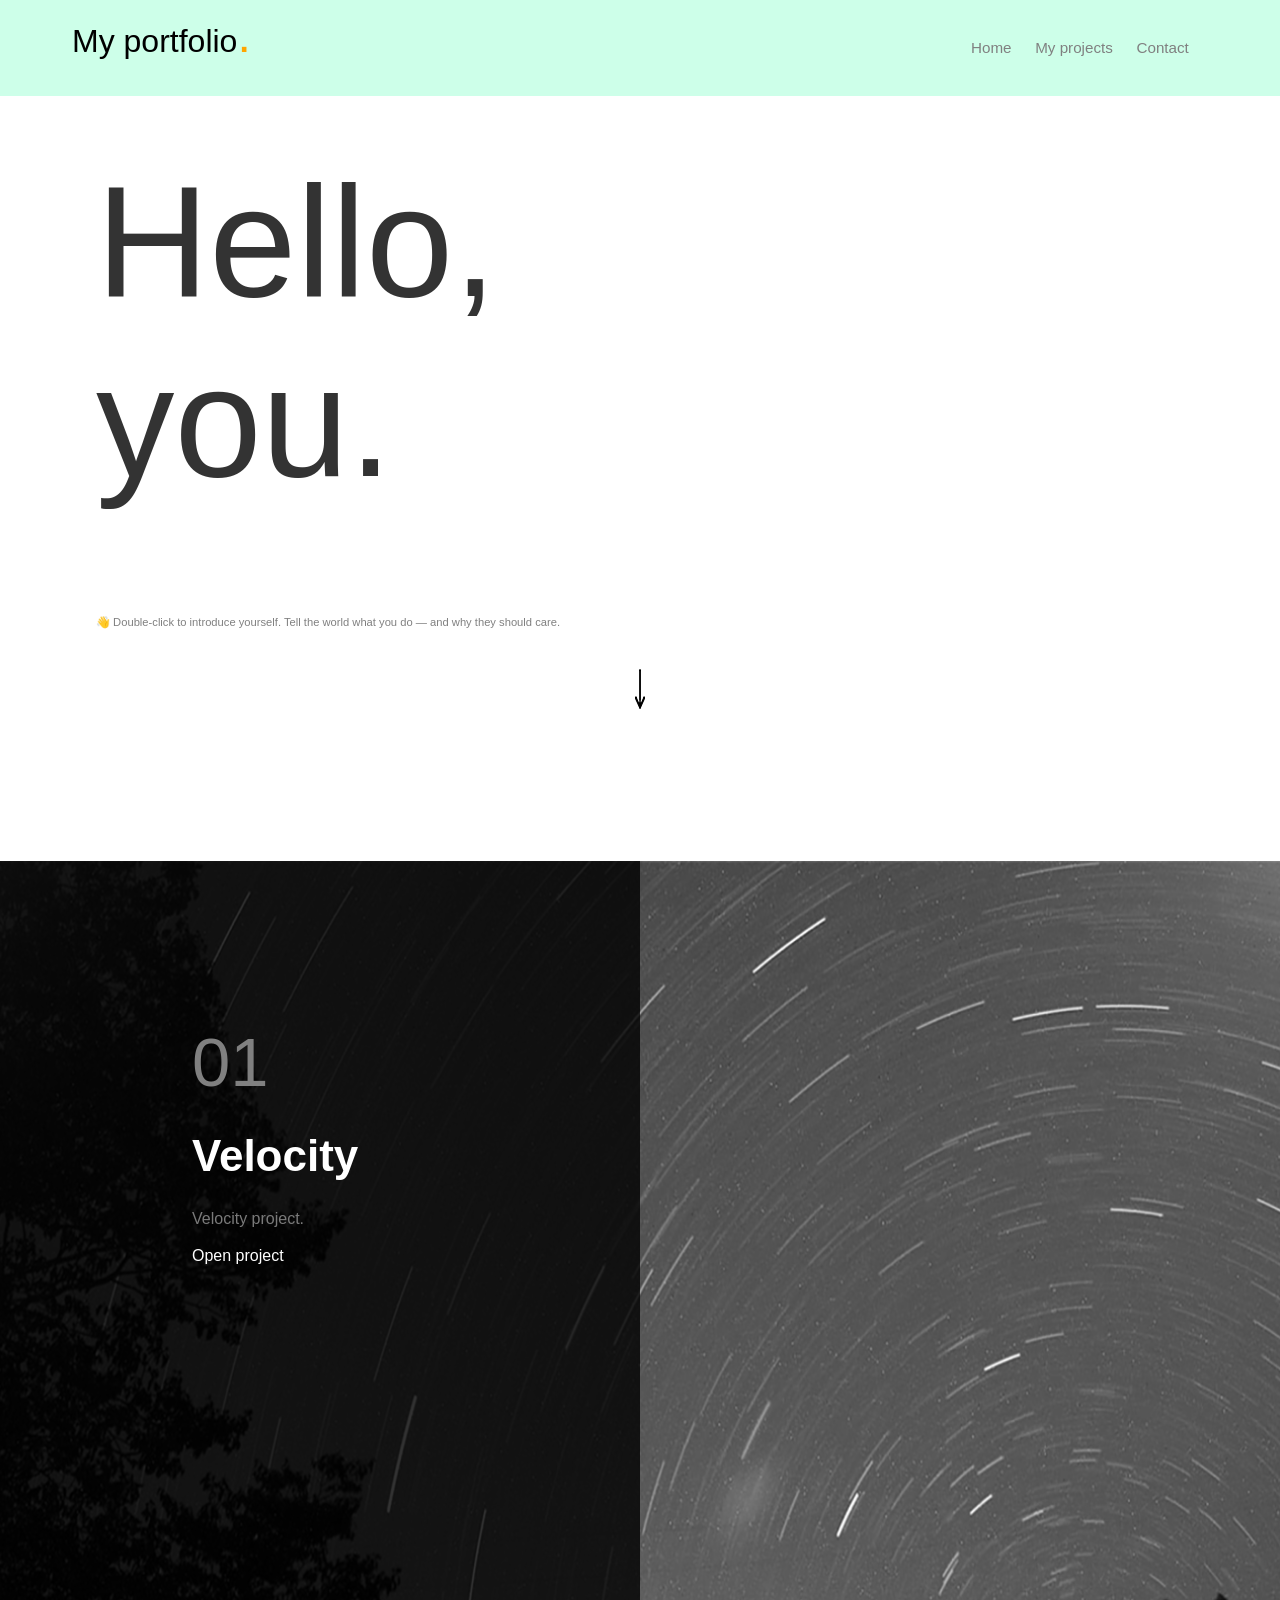
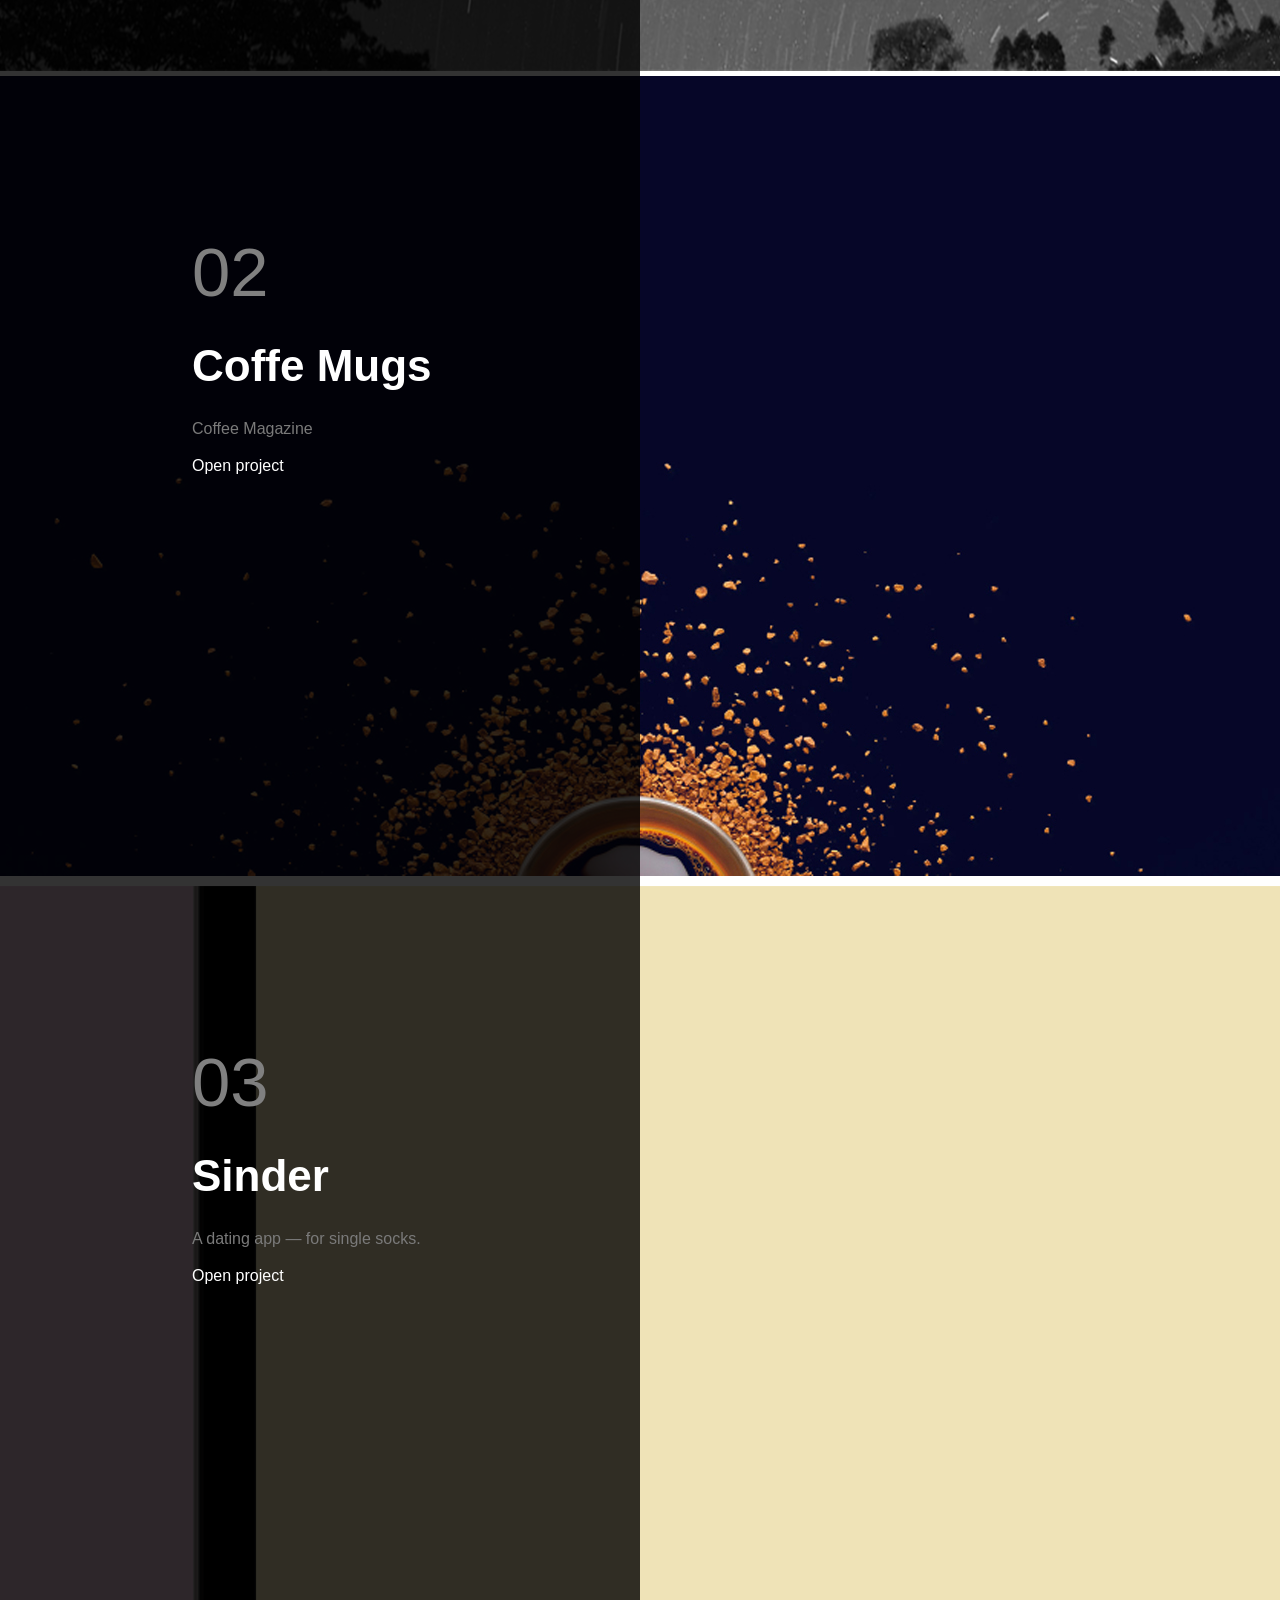
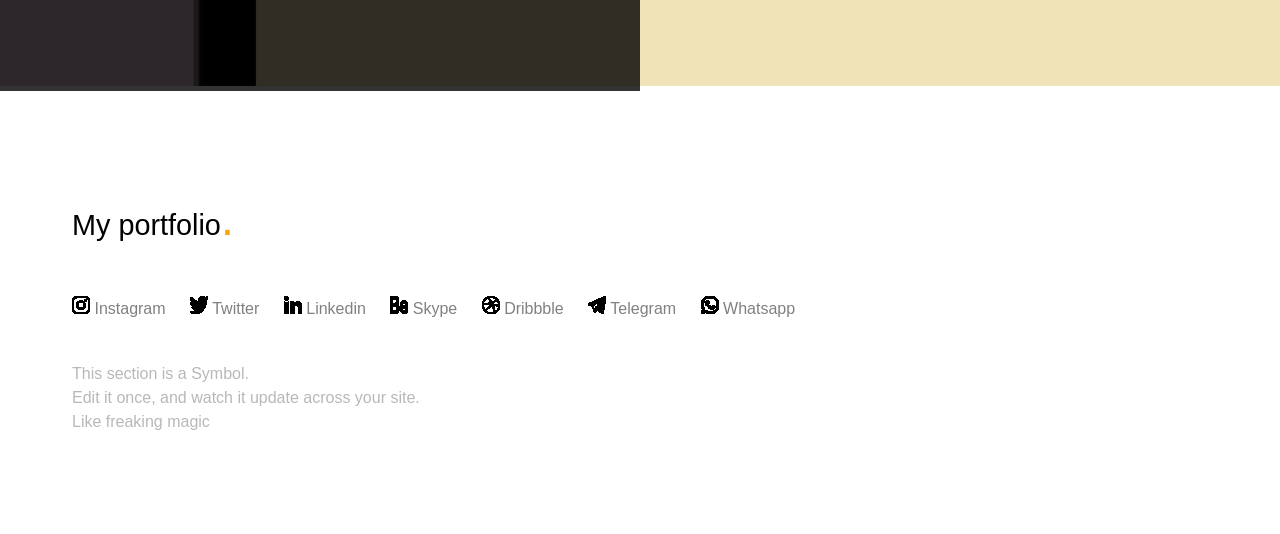
<file: index.html>
<!DOCTYPE html>
<html lang="en">
<head>
	<meta charset="UTF-8">
	<meta http-equiv="X-UA-Compatible" content="IE=edge">
	<meta name="viewport" content="width=device-width, initial-scale=1.0">
	<link rel="stylesheet" href="css/style.css">
	<title>My Portfolio</title>
</head>
<body>
	<div class="wrapper">
		<header class="header">
			<div class="header__nav">
				<div class="logo-link">
					<div class="logo">
						<a href="#" class="logo__link">My portfolio<span>.</span></a>
					</div><!-- logo -->
					<div class="header__burger">
						<span></span>
					</div>
					<nav class="nav">
						<ul>
							<li>
								<a class="nav__link" href="#">Home</a>
							</li>
							<li>
								<a class="nav__link" href="#portfolio">My projects</a>
							</li>
							<li>
								<a class="nav__link" href="#contact">Contact</a>
							</li>
						</ul>
					</nav><!-- nav -->
				</div>
			</div><!-- header-nav -->
			<section class="section">
				<h1 class="section__title">
					Hello,<br>  you.
				</h1>
				<p class="section__subtitle">
					👋 Double-click to introduce yourself. Tell the world what you do — and why they should care.
				</p>
				<div class="section__arrow">
					<img src="images/arrow.png" alt="">
				</div>
			</section><!-- header section-->
		</header><!-- header -->
		<main class="main" id="portfolio">
			<aside class="first__aside">
				<div class="block">
					<div class="block__center">
						<p class="block__number">
							01
						</p>
						<h3 class="block__title">
							Velocity
						</h3>
						<p class="block__subtitle">
							Velocity project.
						</p>
						<a href="https://asrorhon04.github.io/Velocity-project/" class="block__link">
							Open project
						</a>
					</div>
				</div><!-- block -->
			</aside><!-- aside -->
			<aside class="second__aside">
				<div class="block">
					<div class="block__center">
						<p class="block__number">
							02
						</p>
						<h3 class="block__title second__title">
							Coffe Mugs
						</h3>
						<p class="block__subtitle">
							Coffee Magazine
						</p>
						<a href="https://asrorhon04.github.io/Coffee/" class="block__link">
							Open project
						</a>
					</div>
				</div><!-- block -->
			</aside><!-- aside -->
			<aside class="third__aside">
				<div class="block">
					<div class="block__center">
						<p class="block__number">
							03
						</p>
						<h3 class="block__title">
							Sinder
						</h3>
						<p class="block__subtitle">
							A dating app — for single socks.
						</p>
						<a href="#" class="block__link">
							Open project
						</a>
					</div>
				</div><!-- block -->
			</aside><!-- aside -->
		</main><!-- main -->
		<footer class="footer" id="contact">
			<div class="nav__title">
				<h3 class="footer__title">
					My portfolio<span>.</span>
				</h3><!-- footer__title -->
				<nav class="footer__nav">
					<ul>
						<li class="link__one">
							<a href="#" class="footer__link">Instagram</a>
						</li>
						<li class="link__two">
							<a href="#" class="footer__link">Twitter</a>
						</li>
						<li class="link__three">
							<a href="www.linkedin.com/in/асрорхон-арсланов-85205222a" class="footer__link">Linkedin</a>
						</li>
						<li class="link__four">
							<a href="live:.cid.e1605172cfb4d741" class="footer__link">Skype</a>
						</li>
						<li class="link__five">
							<a href="#" class="footer__link">Dribbble</a>
						</li>
						<li class="link__six">
							<a href="https://t.me/Asrorkhon04" class="footer__link">Telegram</a>
						</li>
						<li class="link__seven">
							<a href=" https://wa.me/+998903467733" class="footer__link">Whatsapp</a>
						</li>
					</ul>
				</nav><!-- footer__nav -->
				<p class="footer__description">
					This section is a Symbol. <br>
					Edit it once, and watch it update across your site. <br>
					Like freaking magic
				</p>
			</div>
		</footer><!-- footer -->
	</div><!-- wrapper -->
	<script src="https://code.jquery.com/jquery-3.6.0.js" integrity="sha256-H+K7U5CnXl1h5ywQfKtSj8PCmoN9aaq30gDh27Xc0jk=" crossorigin="anonymous"></script>
	<script src="script/script.js"></script>
</body>
</html>
</file>
<file: css/style.css>
* {
  margin: 0;
  padding: 0;
  -webkit-box-sizing: border-box;
          box-sizing: border-box;
}

body {
  font-family: sans-serif;
}

.wrapper {
  max-width: 1400px;
  margin: 0 auto;
}

.header {
  width: 100%;
  -webkit-box-sizing: border-box;
          box-sizing: border-box;
}

.header__nav {
  width: 100%;
  position: fixed;
  top: 0;
  left: 0;
  z-index: 50;
  -webkit-box-sizing: border-box;
          box-sizing: border-box;
}

.header__nav .logo-link {
  display: -webkit-box;
  display: -ms-flexbox;
  display: flex;
  -webkit-box-pack: justify;
      -ms-flex-pack: justify;
          justify-content: space-between;
  -webkit-box-align: center;
      -ms-flex-align: center;
          align-items: center;
  margin: .5rem 4.5rem;
  -webkit-box-sizing: border-box;
          box-sizing: border-box;
}

.header__nav .logo-link::before {
  content: '';
  position: absolute;
  top: 0;
  left: 0;
  width: 100%;
  height: 100%;
  background-color: #cdffe9;
}

.logo {
  position: relative;
  height: 5rem;
}

.logo__link {
  font-size: 2rem;
  color: #000;
  text-decoration: none;
}

.logo__link span {
  color: orange;
  font-size: 3rem;
}

.nav {
  position: relative;
}

.nav ul li {
  display: inline;
  margin-right: 1.2rem;
}

.nav__link {
  font-size: 0.95rem;
  text-decoration: none;
  color: #808080;
}

.nav__link:hover {
  color: #000;
}

.section {
  width: 100%;
  margin: 9.5rem 0;
}

.section__title {
  position: relative;
  font-size: 9.8rem;
  font-weight: 400;
  color: #333333;
  margin: 6.5rem 6rem;
}

.section__subtitle {
  position: relative;
  font-size: .7rem;
  color: #808080;
  margin: 0rem 6rem;
}

.section__arrow img {
  display: block;
  margin: 2.5rem auto;
}

.main {
  width: 100%;
}

.first__aside {
  width: 100%;
  background: url(../images/velocity.png) no-repeat center center;
  background-color: #e6e6e6;
  background-size: cover;
  height: 90vh;
}

.block {
  height: 90vh;
  width: 50%;
  background-color: rgba(0, 0, 0, 0.8);
  position: relative;
}

.block__center {
  width: 40%;
  position: absolute;
  top: 20%;
  left: 30%;
}

.block__number {
  font-size: 4.3rem;
  color: #808080;
  margin-bottom: 1.8rem;
}

.block__title {
  font-size: 2.75rem;
  color: #fff;
  margin-bottom: 1.8rem;
}

.block__subtitle {
  color: #7a7a7a;
  margin-bottom: 1.2rem;
}

.block__link {
  text-decoration: none;
  color: #fff;
}

.second__aside {
  width: 100%;
  background: url(../images/coffe.jpg) no-repeat center center;
  height: 90vh;
}

.third__aside {
  width: 100%;
  background: url(../images/3.png) no-repeat center center;
  height: 90vh;
}

.footer {
  width: 100%;
}

.footer .nav__title {
  margin: 6.25rem 4.5rem;
}

.footer__title {
  margin: 4.6rem 0 3.1rem 0;
  font-size: 1.8rem;
  font-weight: 400;
}

.footer__title span {
  color: orange;
  font-size: 3rem;
}

.footer__nav {
  margin-bottom: 2.8rem;
}

.footer__nav ul li {
  display: inline;
  margin: 0 1.25rem 0 0rem;
  list-style: none;
  padding: 0  0 0.47rem 0;
  margin-bottom: 0.47rem;
}

.footer__nav .link__one::before {
  content: '';
  display: inline-block;
  height: 18px;
  width: 18px;
  background: url(../images/social-icons/instagram.png) no-repeat center center;
}

.footer__nav .link__two::before {
  content: '';
  display: inline-block;
  height: 18px;
  width: 18px;
  background: url(../images/social-icons/twitter.png) no-repeat center center;
}

.footer__nav .link__three::before {
  content: '';
  display: inline-block;
  height: 18px;
  width: 18px;
  background: url(../images/social-icons/linkedin.png) no-repeat center center;
}

.footer__nav .link__four::before {
  content: '';
  display: inline-block;
  height: 18px;
  width: 18px;
  background: url(../images/social-icons/behance.png) no-repeat center center;
}

.footer__nav .link__five::before {
  content: '';
  display: inline-block;
  height: 18px;
  width: 18px;
  background: url(../images/social-icons/dribble.png) no-repeat center center;
}

.footer__nav .link__six::before {
  content: '';
  display: inline-block;
  height: 18px;
  width: 18px;
  background: url(../images/social-icons/telegram.png) no-repeat center center;
}

.footer__nav .link__seven::before {
  content: '';
  display: inline-block;
  height: 18px;
  width: 18px;
  background: url(../images/social-icons/whatsapp.png) no-repeat center center;
}

.footer__link {
  text-decoration: none;
  color: #808080;
}

.footer__description {
  color: #b8b8b8;
  line-height: 1.5rem;
}

.header__burger {
  display: none;
}

@media (min-width: 990px) and (max-width: 1200px) {
  .wrapper {
    max-width: 1100px;
  }
  .header {
    width: 100%;
    -webkit-box-sizing: border-box;
            box-sizing: border-box;
  }
  .header__nav {
    width: 100%;
    position: fixed;
    top: 0;
    left: 0;
    z-index: 50;
    -webkit-box-sizing: border-box;
            box-sizing: border-box;
  }
  .header__nav .logo-link {
    display: -webkit-box;
    display: -ms-flexbox;
    display: flex;
    -webkit-box-pack: justify;
        -ms-flex-pack: justify;
            justify-content: space-between;
    -webkit-box-align: center;
        -ms-flex-align: center;
            align-items: center;
    -webkit-box-sizing: border-box;
            box-sizing: border-box;
  }
  .header__nav .logo-link::before {
    content: '';
    position: absolute;
    top: 0;
    left: 0;
    width: 100%;
    height: 100%;
    background-color: #cdffe9;
  }
  .logo {
    position: relative;
    height: 5rem;
  }
  .logo__link {
    font-size: 2rem;
    color: #000;
    text-decoration: none;
  }
  .logo__link span {
    color: orange;
    font-size: 3rem;
  }
  .nav {
    position: relative;
  }
  .nav ul li {
    display: inline;
    margin-right: 1.2rem;
  }
  .nav__link {
    font-size: 0.95rem;
    text-decoration: none;
    color: #808080;
  }
  .nav__link:hover {
    color: #000;
  }
  .section {
    width: 100%;
    margin: 9.5rem 0;
  }
  .section__title {
    position: relative;
    font-size: 9.8rem;
    font-weight: 400;
    color: #333333;
    margin: 6.5rem 6rem;
  }
  .section__subtitle {
    position: relative;
    font-size: .7rem;
    color: #808080;
    margin: 0rem 6rem;
  }
  .section__arrow img {
    display: block;
    margin: 2.5rem auto;
  }
  .block {
    background-color: rgba(0, 0, 0, 0.8);
    position: relative;
  }
  .block__number {
    font-size: 3.3rem;
  }
  .block__title {
    font-size: 2.75rem;
    color: #fff;
    margin-bottom: 1.8rem;
  }
  .block .second__title {
    font-size: 2rem;
  }
  .block__subtitle {
    color: #7a7a7a;
    margin-bottom: 1rem;
  }
  .block__link {
    text-decoration: none;
    color: #fff;
  }
}

@media (min-width: 776px) and (max-width: 989.9px) {
  .wrapper {
    max-width: 989px;
  }
  .header {
    width: 100%;
    -webkit-box-sizing: border-box;
            box-sizing: border-box;
  }
  .header__nav {
    width: 100%;
    position: fixed;
    top: 0;
    left: 0;
    z-index: 50;
    -webkit-box-sizing: border-box;
            box-sizing: border-box;
  }
  .header__nav .logo-link {
    display: -webkit-box;
    display: -ms-flexbox;
    display: flex;
    -webkit-box-pack: justify;
        -ms-flex-pack: justify;
            justify-content: space-between;
    -webkit-box-align: center;
        -ms-flex-align: center;
            align-items: center;
    -webkit-box-sizing: border-box;
            box-sizing: border-box;
  }
  .header__nav .logo-link::before {
    content: '';
    position: absolute;
    top: 0;
    left: 0;
    width: 100%;
    height: 100%;
    background-color: #cdffe9;
  }
  .logo {
    position: relative;
    height: 5rem;
  }
  .logo__link {
    font-size: 2rem;
    color: #000;
    text-decoration: none;
  }
  .logo__link span {
    color: orange;
    font-size: 3rem;
  }
  .nav {
    position: relative;
  }
  .nav ul li {
    display: inline;
    margin-right: 1.2rem;
  }
  .nav__link {
    font-size: 0.95rem;
    text-decoration: none;
    color: #808080;
  }
  .nav__link:hover {
    color: #000;
  }
  .section {
    width: 100%;
    margin: 9.5rem 0;
  }
  .section__title {
    position: relative;
    font-size: 9.8rem;
    font-weight: 400;
    color: #333333;
    margin: 6.5rem 6rem;
  }
  .section__subtitle {
    position: relative;
    font-size: .7rem;
    color: #808080;
    margin: 0rem 6rem;
  }
  .section__arrow img {
    display: block;
    margin: 2.5rem auto;
  }
  .first__aside {
    width: 100%;
    background: url(../images/velocity.png) no-repeat center center;
    background-color: #e6e6e6;
    background-size: 61.75rem 85vh;
    height: 85vh;
  }
  .second__aside {
    width: 100%;
    background: url(../images/2.png) no-repeat center center;
    height: 85vh;
    background-size: 61.75rem 85vh;
  }
  .third__aside {
    width: 100%;
    background: url(../images/3.png) no-repeat center center;
    height: 85vh;
    background-size: 61.75rem 85vh;
  }
  .block {
    background-color: rgba(0, 0, 0, 0.8);
    position: relative;
    height: 85vh;
  }
  .block__number {
    font-size: 2.7rem;
  }
  .block__title {
    font-size: 2.3rem;
    color: #fff;
    margin-bottom: 1.8rem;
  }
  .block .second__title {
    font-size: 1.7rem;
  }
  .block__subtitle {
    color: #7a7a7a;
    margin-bottom: .8rem;
  }
  .block__link {
    text-decoration: none;
    color: #fff;
  }
  .footer {
    width: 100%;
  }
  .footer .nav__title {
    margin: 0 4.5rem 2.5rem;
  }
  .footer__title {
    margin: 2.6rem 0 2.1rem 0;
    font-size: 1.8rem;
  }
  .footer__nav {
    margin-bottom: 2.8rem;
  }
  .footer__nav ul li {
    display: block;
    margin: 0 1.25rem 1rem 0;
  }
  .footer__description {
    font-size: 0.8rem;
  }
}

@media (min-width: 475px) and (max-width: 775.9px) {
  body.lock {
    overflow: hidden;
  }
  .wrapper {
    max-width: 796px;
  }
  .header {
    width: 100%;
    -webkit-box-sizing: border-box;
            box-sizing: border-box;
  }
  .header__nav {
    width: 100%;
    position: fixed;
    top: 0;
    left: 0;
    z-index: 50;
    -webkit-box-sizing: border-box;
            box-sizing: border-box;
  }
  .header__nav .logo-link {
    display: -webkit-box;
    display: -ms-flexbox;
    display: flex;
    -webkit-box-pack: justify;
        -ms-flex-pack: justify;
            justify-content: space-between;
    -webkit-box-align: center;
        -ms-flex-align: center;
            align-items: center;
    margin: 1.5rem 4.5rem;
    -webkit-box-sizing: border-box;
            box-sizing: border-box;
    height: 2rem;
  }
  .header__nav .logo-link::before {
    content: '';
    position: absolute;
    top: 0;
    left: 0;
    width: 100%;
    height: 100%;
    background-color: #cdffe9;
    z-index: 2;
  }
  .logo {
    position: absolute;
    z-index: 5;
    height: 5rem;
  }
  .logo__link {
    font-size: 2rem;
    color: #000;
    text-decoration: none;
  }
  .logo__link span {
    color: orange;
    font-size: 3rem;
  }
  .header__burger {
    display: block;
    position: absolute;
    z-index: 5;
    right: 1rem;
    width: 30px;
    height: 20px;
  }
  .header__burger span {
    position: absolute;
    background-color: #000;
    width: 100%;
    height: 2px;
    left: 0;
    top: 9px;
    -webkit-transition: all 0.3s ease 0s;
    transition: all 0.3s ease 0s;
  }
  .header__burger:before,
  .header__burger:after {
    content: '';
    background-color: #000;
    position: absolute;
    width: 100%;
    height: 2px;
    left: 0;
    -webkit-transition: all 0.3s ease 0s;
    transition: all 0.3s ease 0s;
  }
  .header__burger:before {
    top: 0;
  }
  .header__burger:after {
    bottom: 0;
  }
  .header__burger.active span {
    -webkit-transform: scale(0);
            transform: scale(0);
  }
  .header__burger.active::before {
    -webkit-transform: rotate(45deg);
            transform: rotate(45deg);
    top: 9px;
  }
  .header__burger.active::after {
    -webkit-transform: rotate(-45deg);
            transform: rotate(-45deg);
    bottom: 9px;
  }
  .nav {
    position: fixed;
    top: -100%;
    left: 0;
    width: 100%;
    height: 100%;
    overflow: auto;
    padding: 100px 0 0 70px;
    background-color: #000;
    -webkit-transition: all 0.3s ease 0s;
    transition: all 0.3s ease 0s;
  }
  .nav.active {
    top: 0;
  }
  .nav.active ul li {
    display: block;
    margin-bottom: 1.5rem;
  }
  .nav.active__link {
    font-size: 0.95rem;
    text-decoration: none;
    color: #808080;
  }
  .nav.active__link:hover {
    color: #000;
  }
  .section {
    width: 100%;
    margin: 3.5rem 0;
  }
  .section__title {
    position: relative;
    font-size: 6.8rem;
    font-weight: 400;
    color: #333333;
    margin: 6.5rem 6rem;
  }
  .section__subtitle {
    position: relative;
    font-size: .7rem;
    color: #808080;
    margin: 0rem 6rem;
  }
  .section__arrow img {
    display: block;
    margin: 2.5rem auto;
  }
  .first__aside {
    width: 100%;
    background: url(../images/velocity.png) no-repeat center center;
    background-size: 48.1rem 71vh;
    height: 70vh;
  }
  .second__aside {
    width: 100%;
    background: url(../images/2.png) no-repeat center center;
    height: 70vh;
    background-size: 48.1rem 70vh;
  }
  .third__aside {
    width: 100%;
    background: url(../images/3.png) no-repeat center center;
    height: 70vh;
    background-size: 48.1rem 70vh;
  }
  .block {
    background-color: rgba(0, 0, 0, 0.8);
    position: relative;
    height: 70vh;
  }
  .block__number {
    font-size: 1.8rem;
  }
  .block__title {
    font-size: 1.2rem;
    color: #fff;
    margin-bottom: 1.8rem;
  }
  .block .second__title {
    font-size: 1rem;
  }
  .block__subtitle {
    font-size: 0.8rem;
    color: #7a7a7a;
    margin-bottom: 1rem;
  }
  .block__link {
    font-size: 0.8rem;
    text-decoration: none;
    color: #fff;
  }
  .footer {
    width: 100%;
  }
  .footer .nav__title {
    margin: 0 4.5rem 2.5rem;
  }
  .footer__title {
    margin: 2.6rem 0 2.1rem 0;
    font-size: 1.8rem;
  }
  .footer__nav {
    margin-bottom: 2.8rem;
  }
  .footer__nav ul li {
    display: block;
    margin: 0 1.25rem 1rem 0;
  }
  .footer__description {
    font-size: 0.8rem;
  }
}

@media (min-width: 0px) and (max-width: 474.9px) {
  body.lock {
    overflow: hidden;
  }
  .wrapper {
    max-width: 474px;
  }
  .header {
    width: 100%;
    -webkit-box-sizing: border-box;
            box-sizing: border-box;
  }
  .header__nav {
    width: 100%;
    position: fixed;
    top: 0;
    left: 0;
    z-index: 50;
    -webkit-box-sizing: border-box;
            box-sizing: border-box;
  }
  .header__nav .logo-link {
    display: -webkit-box;
    display: -ms-flexbox;
    display: flex;
    -webkit-box-pack: justify;
        -ms-flex-pack: justify;
            justify-content: space-between;
    -webkit-box-align: center;
        -ms-flex-align: center;
            align-items: center;
    margin: 1.5rem 4.5rem;
    -webkit-box-sizing: border-box;
            box-sizing: border-box;
    height: 2rem;
  }
  .header__nav .logo-link::before {
    content: '';
    position: absolute;
    top: 0;
    left: 0;
    width: 100%;
    height: 100%;
    background-color: #cdffe9;
    z-index: 2;
  }
  .logo {
    position: absolute;
    z-index: 5;
    height: 5rem;
  }
  .logo__link {
    font-size: 2rem;
    color: #000;
    text-decoration: none;
  }
  .logo__link span {
    color: orange;
    font-size: 3rem;
  }
  .header__burger {
    display: block;
    position: absolute;
    z-index: 5;
    right: 1rem;
    width: 30px;
    height: 20px;
  }
  .header__burger span {
    position: absolute;
    background-color: #000;
    width: 100%;
    height: 2px;
    left: 0;
    top: 9px;
    -webkit-transition: all 0.3s ease 0s;
    transition: all 0.3s ease 0s;
  }
  .header__burger:before,
  .header__burger:after {
    content: '';
    background-color: #000;
    position: absolute;
    width: 100%;
    height: 2px;
    left: 0;
    -webkit-transition: all 0.3s ease 0s;
    transition: all 0.3s ease 0s;
  }
  .header__burger:before {
    top: 0;
  }
  .header__burger:after {
    bottom: 0;
  }
  .header__burger.active span {
    -webkit-transform: scale(0);
            transform: scale(0);
  }
  .header__burger.active::before {
    -webkit-transform: rotate(45deg);
            transform: rotate(45deg);
    top: 9px;
  }
  .header__burger.active::after {
    -webkit-transform: rotate(-45deg);
            transform: rotate(-45deg);
    bottom: 9px;
  }
  .nav {
    position: fixed;
    top: -100%;
    left: 0;
    width: 100%;
    height: 100%;
    overflow: auto;
    padding: 100px 0 0 70px;
    background-color: #000;
    -webkit-transition: all 0.3s ease 0s;
    transition: all 0.3s ease 0s;
  }
  .nav.active {
    top: 0;
  }
  .nav.active ul li {
    display: block;
    margin-bottom: 1.5rem;
  }
  .nav.active__link {
    font-size: 0.95rem;
    text-decoration: none;
    color: #808080;
  }
  .nav.active__link:hover {
    color: #000;
  }
  .section {
    width: 100%;
    margin: 6.5rem 0;
  }
  .section__title {
    position: relative;
    font-size: 4.8rem;
    font-weight: 400;
    color: #333333;
    margin: 4rem 7rem 2rem 7rem;
  }
  .section__subtitle {
    position: relative;
    font-size: .5rem;
    color: #808080;
    margin: 0rem 7rem;
  }
  .section__arrow img {
    display: block;
    margin: 2rem auto;
  }
  .first__aside {
    background-color: #e6e6e6;
    background-size: 29.37rem 51vh;
    height: 50vh;
  }
  .second__aside {
    height: 50vh;
    background-size: 29.37rem 50vh;
  }
  .third__aside {
    height: 50vh;
    background-size: 29.37rem 50vh;
  }
  .block {
    background-color: rgba(0, 0, 0, 0.8);
    position: relative;
    height: 50vh;
  }
  .block__number {
    font-size: 1rem;
  }
  .block__title {
    font-size: 1.2rem;
    color: #fff;
    margin-bottom: 1.2rem;
  }
  .block .second__title {
    font-size: 0.8rem;
  }
  .block__subtitle {
    font-size: .5rem;
    color: #7a7a7a;
    margin-bottom: 1rem;
  }
  .block__link {
    font-size: 0.8rem;
    text-decoration: none;
    color: #fff;
  }
  .footer {
    width: 100%;
  }
  .footer .nav__title {
    margin: 0 4.5rem 2.5rem;
  }
  .footer__title {
    margin: 2.6rem 0 2.1rem 0;
    font-size: 1.8rem;
  }
  .footer__nav {
    margin-bottom: 2.8rem;
  }
  .footer__nav ul li {
    display: block;
    margin: 0 1.25rem 1rem 0;
  }
  .footer__description {
    font-size: 0.8rem;
  }
}
</file>
